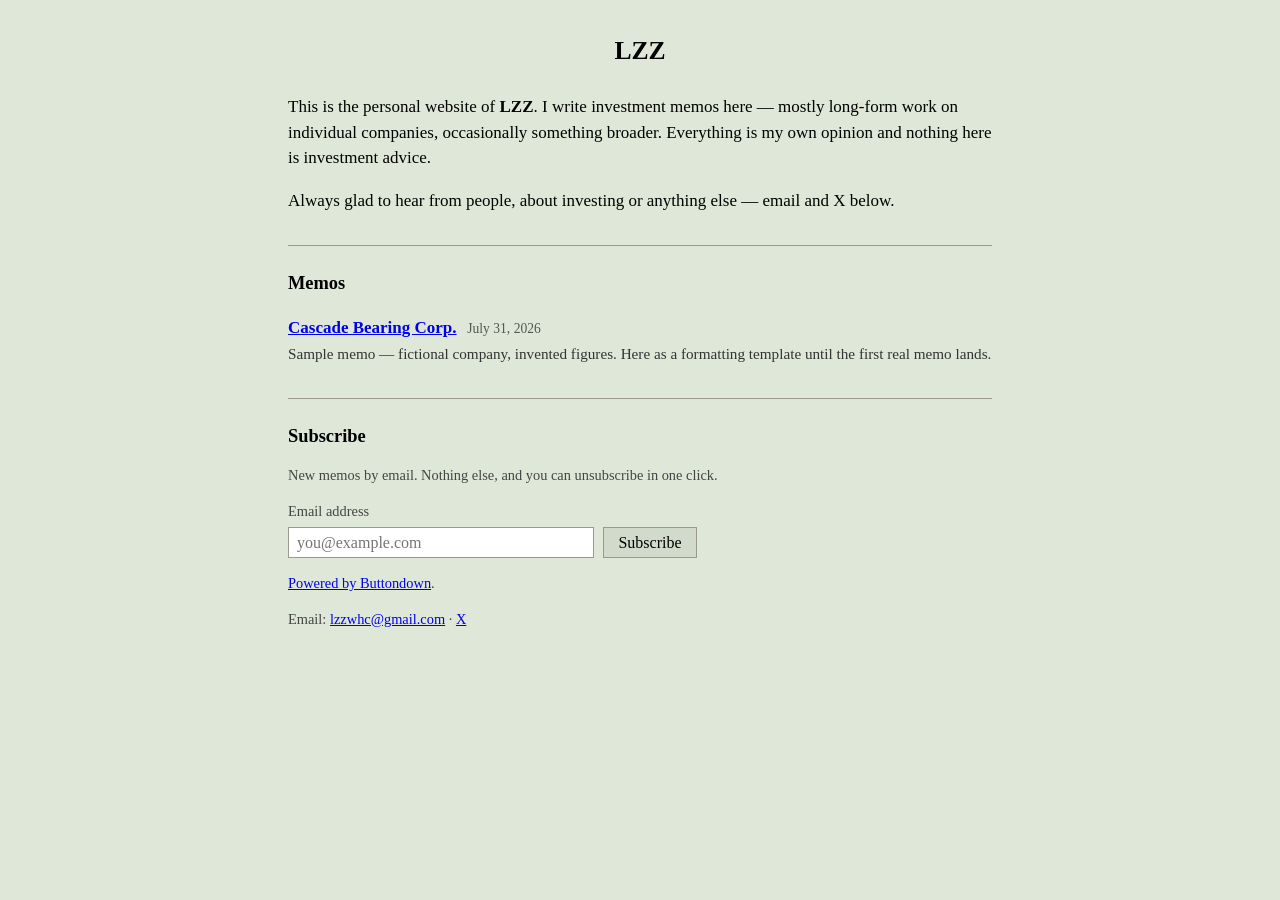
<file: index.html>
<!DOCTYPE html>
<html lang="en">
<head>
<meta charset="utf-8">
<meta name="viewport" content="width=device-width, initial-scale=1">
<title>LZZ</title>
<meta name="description" content="Investment memos and notes by LZZ.">
<link rel="alternate" type="application/rss+xml" title="LZZ — Memos" href="/feed.xml">
<link rel="stylesheet" href="/style.css">
</head>
<body>

<h1>LZZ</h1>

<p>This is the personal website of <b>LZZ</b>. I write investment memos here &mdash;
mostly long-form work on individual companies, occasionally something broader. Everything is my own opinion and nothing here is investment advice.</p>

<p>Always glad to hear from people, about investing or anything else &mdash; email and X
below.</p>

<hr>

<h2>Memos</h2>

<ul class="memos">
  <li>
    <a href="/memos/2026-07-31-cascade-bearing.html">Cascade Bearing Corp.</a>
    <span class="meta">July 31, 2026</span>
    <div class="blurb">Sample memo &mdash; fictional company, invented figures. Here as a
    formatting template until the first real memo lands.</div>
  </li>
</ul>

<hr>

<h2>Subscribe</h2>

<p class="note">New memos by email. Nothing else, and you can unsubscribe in one click.</p>

<form class="subscribe"
      action="https://buttondown.com/api/emails/embed-subscribe/lzz"
      method="post"
      target="_blank">
  <label for="bd-email">Email address</label>
  <input type="email" name="email" id="bd-email" placeholder="you@example.com" required>
  <input type="submit" value="Subscribe">
</form>

<p class="note"><a href="https://buttondown.com/refer/lzz" target="_blank">Powered by
Buttondown</a>.</p>

<p class="footer">
Email: <a href="mailto:lzzwhc@gmail.com">lzzwhc@gmail.com</a>
&middot; <a href="https://x.com/lzzwhc">X</a>
</p>

</body>
</html>
</file>
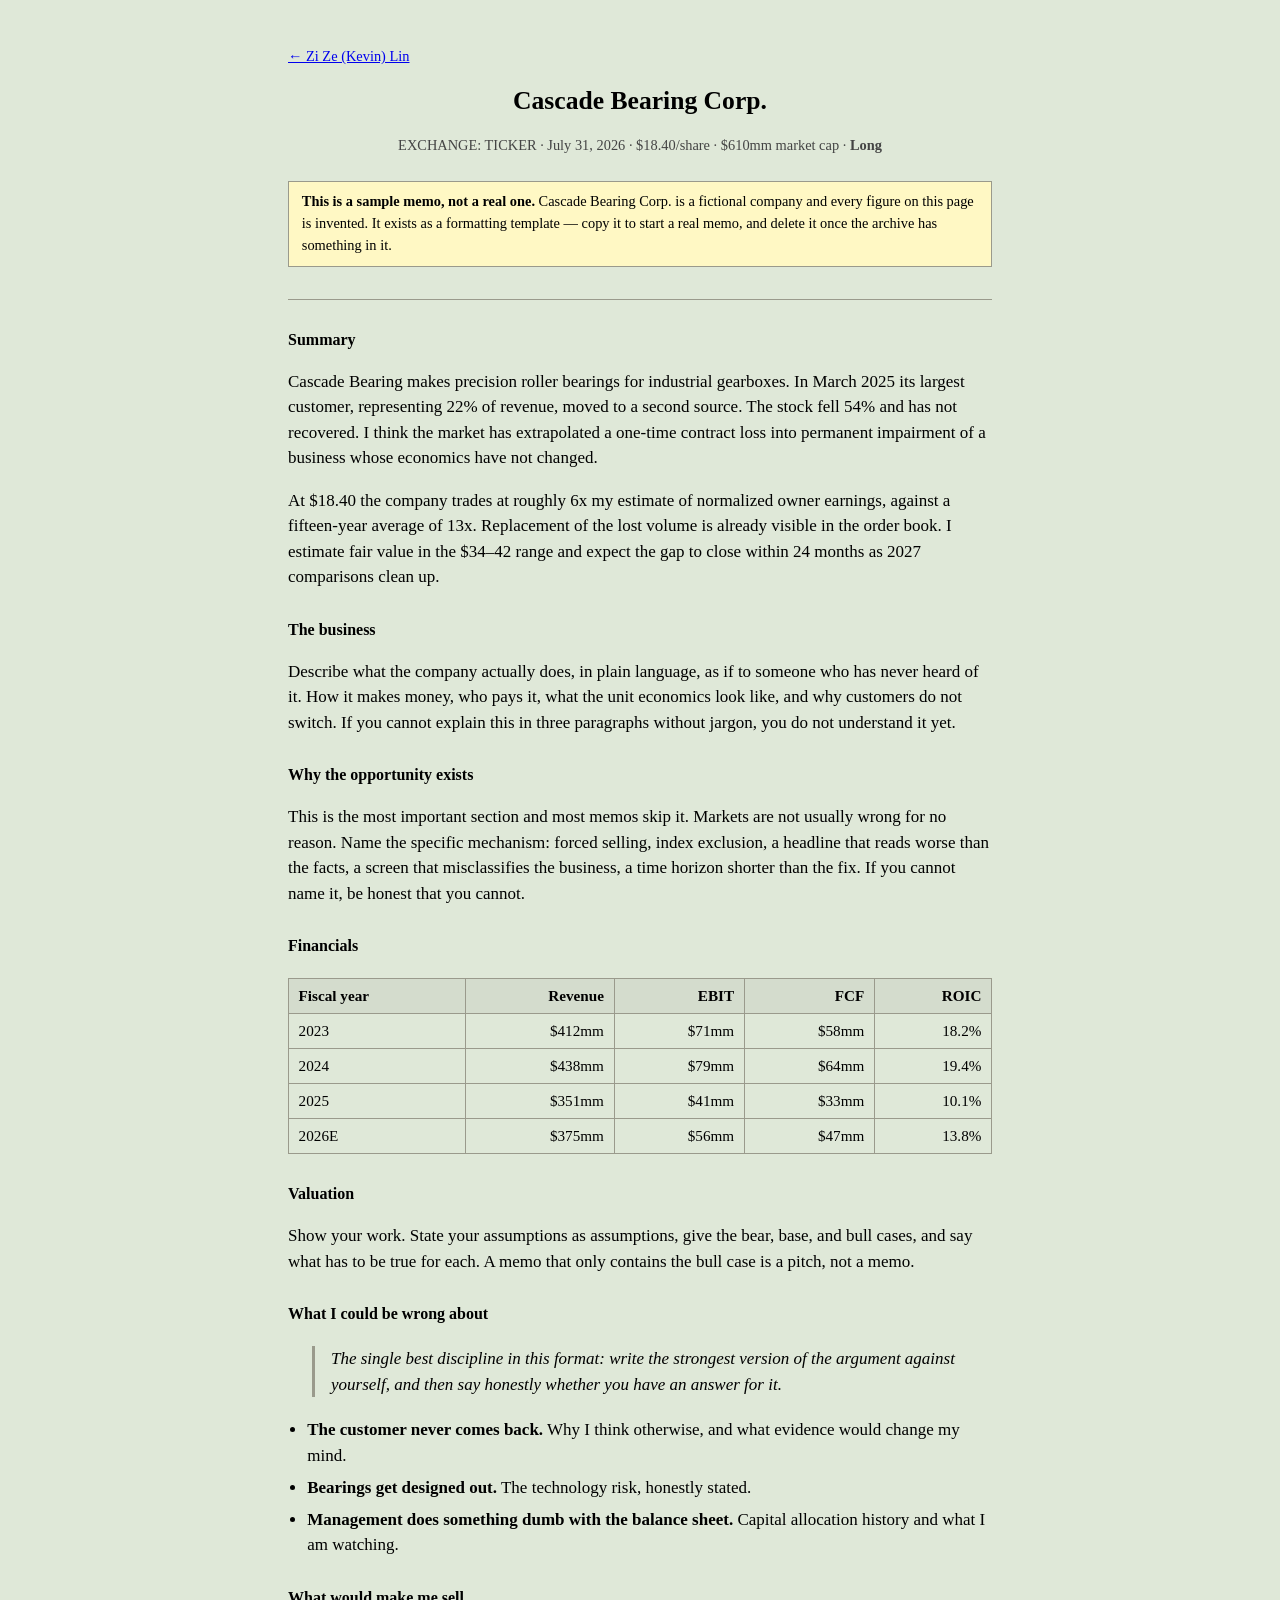
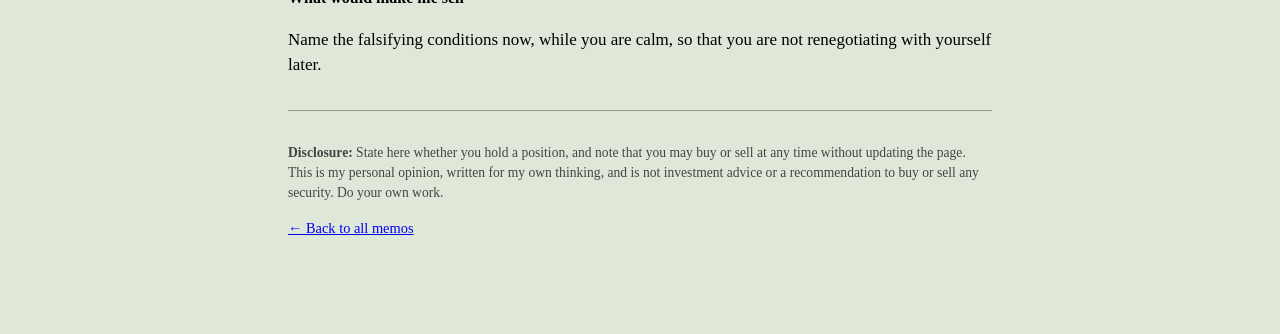
<file: 2026-07-31-cascade-bearing.html>
<!DOCTYPE html>
<html lang="en">
<head>
<meta charset="utf-8">
<meta name="viewport" content="width=device-width, initial-scale=1">
<title>Sample memo (template) — Zi Ze (Kevin) Lin</title>
<meta name="description" content="A formatting template for investment memos. Fictional company, invented figures.">
<meta name="robots" content="noindex">
<link rel="stylesheet" href="/style.css">
</head>
<body>

<p class="note"><a href="/">&larr; Zi Ze (Kevin) Lin</a></p>

<div class="memo-header">
  <h1>Cascade Bearing Corp.</h1>
  <p class="memo-facts">
    EXCHANGE: TICKER &middot; July 31, 2026 &middot; $18.40/share &middot; $610mm market cap &middot; <b>Long</b>
  </p>
</div>

<p class="sample"><b>This is a sample memo, not a real one.</b> Cascade Bearing Corp. is a
fictional company and every figure on this page is invented. It exists as a formatting
template &mdash; copy it to start a real memo, and delete it once the archive has something
in it.</p>

<hr>

<h3>Summary</h3>

<p>Cascade Bearing makes precision roller bearings for industrial gearboxes. In March 2025
its largest customer, representing 22% of revenue, moved to a second source. The stock
fell 54% and has not recovered. I think the market has extrapolated a one-time contract
loss into permanent impairment of a business whose economics have not changed.</p>

<p>At $18.40 the company trades at roughly 6x my estimate of normalized owner earnings,
against a fifteen-year average of 13x. Replacement of the lost volume is already visible
in the order book. I estimate fair value in the $34&ndash;42 range and expect the gap to
close within 24 months as 2027 comparisons clean up.</p>

<h3>The business</h3>

<p>Describe what the company actually does, in plain language, as if to someone who has
never heard of it. How it makes money, who pays it, what the unit economics look like,
and why customers do not switch. If you cannot explain this in three paragraphs without
jargon, you do not understand it yet.</p>

<h3>Why the opportunity exists</h3>

<p>This is the most important section and most memos skip it. Markets are not usually
wrong for no reason. Name the specific mechanism: forced selling, index exclusion, a
headline that reads worse than the facts, a screen that misclassifies the business, a
time horizon shorter than the fix. If you cannot name it, be honest that you cannot.</p>

<h3>Financials</h3>

<table>
  <tr><th>Fiscal year</th><th>Revenue</th><th>EBIT</th><th>FCF</th><th>ROIC</th></tr>
  <tr><td>2023</td><td>$412mm</td><td>$71mm</td><td>$58mm</td><td>18.2%</td></tr>
  <tr><td>2024</td><td>$438mm</td><td>$79mm</td><td>$64mm</td><td>19.4%</td></tr>
  <tr><td>2025</td><td>$351mm</td><td>$41mm</td><td>$33mm</td><td>10.1%</td></tr>
  <tr><td>2026E</td><td>$375mm</td><td>$56mm</td><td>$47mm</td><td>13.8%</td></tr>
</table>

<h3>Valuation</h3>

<p>Show your work. State your assumptions as assumptions, give the bear, base, and bull
cases, and say what has to be true for each. A memo that only contains the bull case is
a pitch, not a memo.</p>

<h3>What I could be wrong about</h3>

<blockquote>
The single best discipline in this format: write the strongest version of the argument
against yourself, and then say honestly whether you have an answer for it.
</blockquote>

<ul>
  <li><b>The customer never comes back.</b> Why I think otherwise, and what evidence would change my mind.</li>
  <li><b>Bearings get designed out.</b> The technology risk, honestly stated.</li>
  <li><b>Management does something dumb with the balance sheet.</b> Capital allocation history and what I am watching.</li>
</ul>

<h3>What would make me sell</h3>

<p>Name the falsifying conditions now, while you are calm, so that you are not
renegotiating with yourself later.</p>

<hr>

<p class="disclosure">
<b>Disclosure:</b> State here whether you hold a position, and note that you may buy or sell
at any time without updating the page. This is my personal opinion, written for my own
thinking, and is not investment advice or a recommendation to buy or sell any security.
Do your own work.
</p>

<p class="footer"><a href="/">&larr; Back to all memos</a></p>

</body>
</html>
</file>
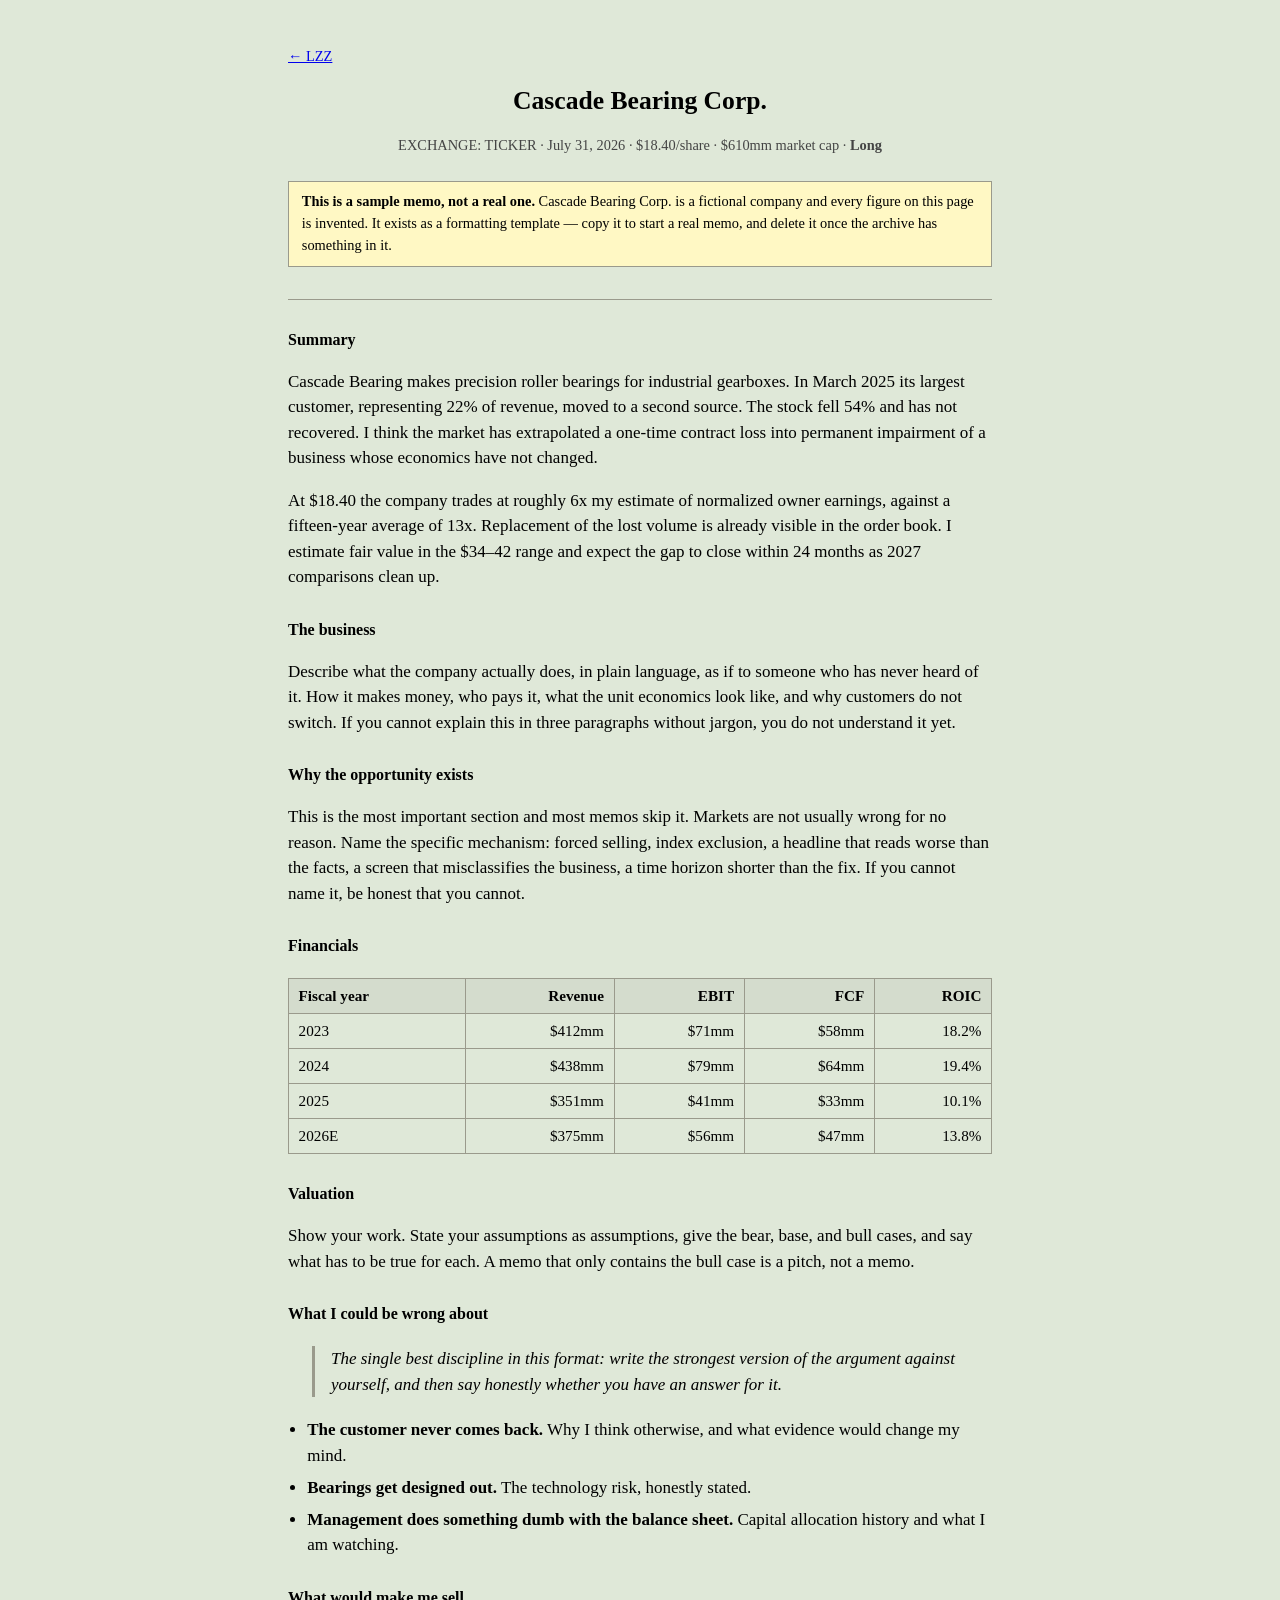
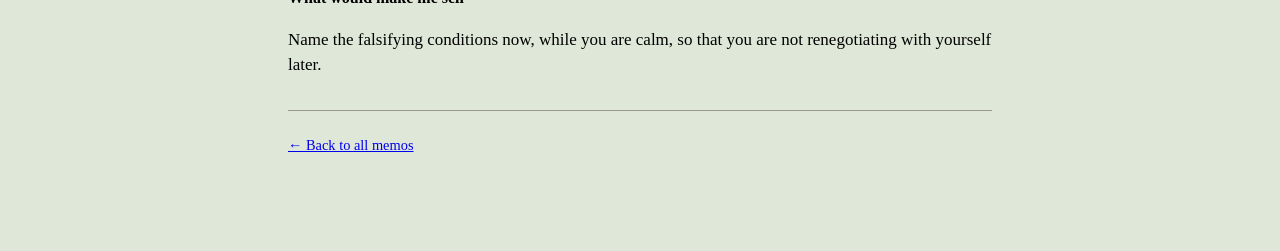
<file: memos/2026-07-31-cascade-bearing.html>
<!DOCTYPE html>
<html lang="en">
<head>
<meta charset="utf-8">
<meta name="viewport" content="width=device-width, initial-scale=1">
<title>Sample memo (template) — LZZ</title>
<meta name="description" content="A formatting template for investment memos. Fictional company, invented figures.">
<meta name="robots" content="noindex">
<link rel="stylesheet" href="/style.css">
</head>
<body>

<p class="note"><a href="/">&larr; LZZ</a></p>

<div class="memo-header">
  <h1>Cascade Bearing Corp.</h1>
  <p class="memo-facts">
    EXCHANGE: TICKER &middot; July 31, 2026 &middot; $18.40/share &middot; $610mm market cap &middot; <b>Long</b>
  </p>
</div>

<p class="sample"><b>This is a sample memo, not a real one.</b> Cascade Bearing Corp. is a
fictional company and every figure on this page is invented. It exists as a formatting
template &mdash; copy it to start a real memo, and delete it once the archive has something
in it.</p>

<hr>

<h3>Summary</h3>

<p>Cascade Bearing makes precision roller bearings for industrial gearboxes. In March 2025
its largest customer, representing 22% of revenue, moved to a second source. The stock
fell 54% and has not recovered. I think the market has extrapolated a one-time contract
loss into permanent impairment of a business whose economics have not changed.</p>

<p>At $18.40 the company trades at roughly 6x my estimate of normalized owner earnings,
against a fifteen-year average of 13x. Replacement of the lost volume is already visible
in the order book. I estimate fair value in the $34&ndash;42 range and expect the gap to
close within 24 months as 2027 comparisons clean up.</p>

<h3>The business</h3>

<p>Describe what the company actually does, in plain language, as if to someone who has
never heard of it. How it makes money, who pays it, what the unit economics look like,
and why customers do not switch. If you cannot explain this in three paragraphs without
jargon, you do not understand it yet.</p>

<h3>Why the opportunity exists</h3>

<p>This is the most important section and most memos skip it. Markets are not usually
wrong for no reason. Name the specific mechanism: forced selling, index exclusion, a
headline that reads worse than the facts, a screen that misclassifies the business, a
time horizon shorter than the fix. If you cannot name it, be honest that you cannot.</p>

<h3>Financials</h3>

<table>
  <tr><th>Fiscal year</th><th>Revenue</th><th>EBIT</th><th>FCF</th><th>ROIC</th></tr>
  <tr><td>2023</td><td>$412mm</td><td>$71mm</td><td>$58mm</td><td>18.2%</td></tr>
  <tr><td>2024</td><td>$438mm</td><td>$79mm</td><td>$64mm</td><td>19.4%</td></tr>
  <tr><td>2025</td><td>$351mm</td><td>$41mm</td><td>$33mm</td><td>10.1%</td></tr>
  <tr><td>2026E</td><td>$375mm</td><td>$56mm</td><td>$47mm</td><td>13.8%</td></tr>
</table>

<h3>Valuation</h3>

<p>Show your work. State your assumptions as assumptions, give the bear, base, and bull
cases, and say what has to be true for each. A memo that only contains the bull case is
a pitch, not a memo.</p>

<h3>What I could be wrong about</h3>

<blockquote>
The single best discipline in this format: write the strongest version of the argument
against yourself, and then say honestly whether you have an answer for it.
</blockquote>

<ul>
  <li><b>The customer never comes back.</b> Why I think otherwise, and what evidence would change my mind.</li>
  <li><b>Bearings get designed out.</b> The technology risk, honestly stated.</li>
  <li><b>Management does something dumb with the balance sheet.</b> Capital allocation history and what I am watching.</li>
</ul>

<h3>What would make me sell</h3>

<p>Name the falsifying conditions now, while you are calm, so that you are not
renegotiating with yourself later.</p>

<hr>

<p class="footer"><a href="/">&larr; Back to all memos</a></p>

</body>
</html>
</file>
<file: style.css>
/* ============================================================
   Everything that controls how the site looks lives in here.
   It is short on purpose. Change the numbers, reload, repeat.
   ============================================================ */

body {
  /* The pale background. Try #e8e4d8 (parchment) or #fff (plain white). */
  background: #dfe8d8;
  color: #000;

  font-family: "Times New Roman", Times, Georgia, serif;
  font-size: 17px;
  line-height: 1.5;

  /* Caps the line length so long memos stay readable.
     Raise to 60rem if you want the full-width Berkshire look. */
  max-width: 44rem;
  margin: 0 auto;
  padding: 2rem 1.25rem 5rem;
}

/* ---------- links: the classic browser blue/purple ---------- */

a          { color: #0000ee; }
a:visited  { color: #551a8b; }
a:hover    { background: #ffffc0; }
a:focus-visible { outline: 2px solid #000; outline-offset: 1px; }

/* ---------- headings ---------- */

h1 {
  font-size: 1.6rem;
  text-align: center;
  margin: 0 0 1.5rem;
}

h2 {
  font-size: 1.15rem;
  margin: 0 0 0.6rem;
}

h3 {
  font-size: 1rem;
  margin: 1.75rem 0 0.4rem;
}

/* ---------- the horizontal rules that divide sections ---------- */

hr {
  border: 0;
  border-top: 1px solid #9a9a8c;
  margin: 2rem 0 1.5rem;
}

/* ---------- lists ---------- */

ul { padding-left: 1.2rem; }
li { margin-bottom: 0.4rem; }

ul.memos       { list-style: none; padding-left: 0; }
ul.memos li    { margin-bottom: 1.1rem; }
ul.memos a     { font-weight: bold; }

.meta {
  font-size: 0.85rem;
  color: #555;
  margin-left: 0.4rem;
}

.blurb {
  font-size: 0.95rem;
  color: #333;
  margin-top: 0.15rem;
}

/* ---------- memo page bits ---------- */

.memo-header  { margin-bottom: 1.5rem; }
.memo-header h1 { margin-bottom: 0.4rem; }

.memo-facts {
  font-size: 0.9rem;
  color: #444;
  text-align: center;
}

blockquote {
  margin: 1.25rem 0 1.25rem 1.5rem;
  padding-left: 1rem;
  border-left: 3px solid #9a9a8c;
  font-style: italic;
}

table {
  border-collapse: collapse;
  margin: 1.25rem 0;
  font-size: 0.95rem;
  width: 100%;
}

th, td {
  border: 1px solid #9a9a8c;
  padding: 0.35rem 0.6rem;
  text-align: right;
}

th        { background: rgba(0,0,0,0.05); }
th:first-child, td:first-child { text-align: left; }

.note, .footer {
  font-size: 0.9rem;
  color: #444;
}

.disclosure {
  font-size: 0.85rem;
  color: #444;
  margin-top: 2rem;
}

/* Banner for the sample memo. Delete this rule once the sample is gone. */
.sample {
  font-size: 0.9rem;
  background: #fff8c4;
  border: 1px solid #9a9a8c;
  padding: 0.6rem 0.8rem;
  margin: 1.25rem 0;
}

/* ---------- email signup ---------- */

.subscribe { margin: 0.9rem 0 0.6rem; }

.subscribe label {
  display: block;
  font-size: 0.9rem;
  color: #444;
  margin-bottom: 0.3rem;
}

.subscribe input[type="email"],
.subscribe input[type="submit"] {
  font-family: inherit;
  font-size: 1rem;
  padding: 0.35rem 0.5rem;
  border: 1px solid #9a9a8c;
}

.subscribe input[type="email"] {
  background: #fff;
  width: 18rem;
  max-width: 100%;
}

.subscribe input[type="submit"] {
  background: rgba(0,0,0,0.06);
  padding: 0.35rem 0.9rem;
  margin-left: 0.3rem;
  cursor: pointer;
}

.subscribe input[type="submit"]:hover { background: #ffffc0; }

/* ---------- small screens ---------- */

@media (max-width: 480px) {
  body { padding: 1.25rem 1rem 3rem; font-size: 16px; }
  h1   { font-size: 1.35rem; }

  .subscribe input[type="email"]  { width: 100%; margin-bottom: 0.45rem; }
  .subscribe input[type="submit"] { margin-left: 0; }
}

/* ---------- printing / saving as PDF ----------
   Memos get printed and emailed around. Make that look right. */

@media print {
  body { background: #fff; max-width: none; font-size: 11pt; padding: 0; }
  a    { color: #000; text-decoration: none; }
  a[href^="http"]::after { content: " (" attr(href) ")"; font-size: 9pt; }
  hr, .footer { display: none; }
}
</file>
